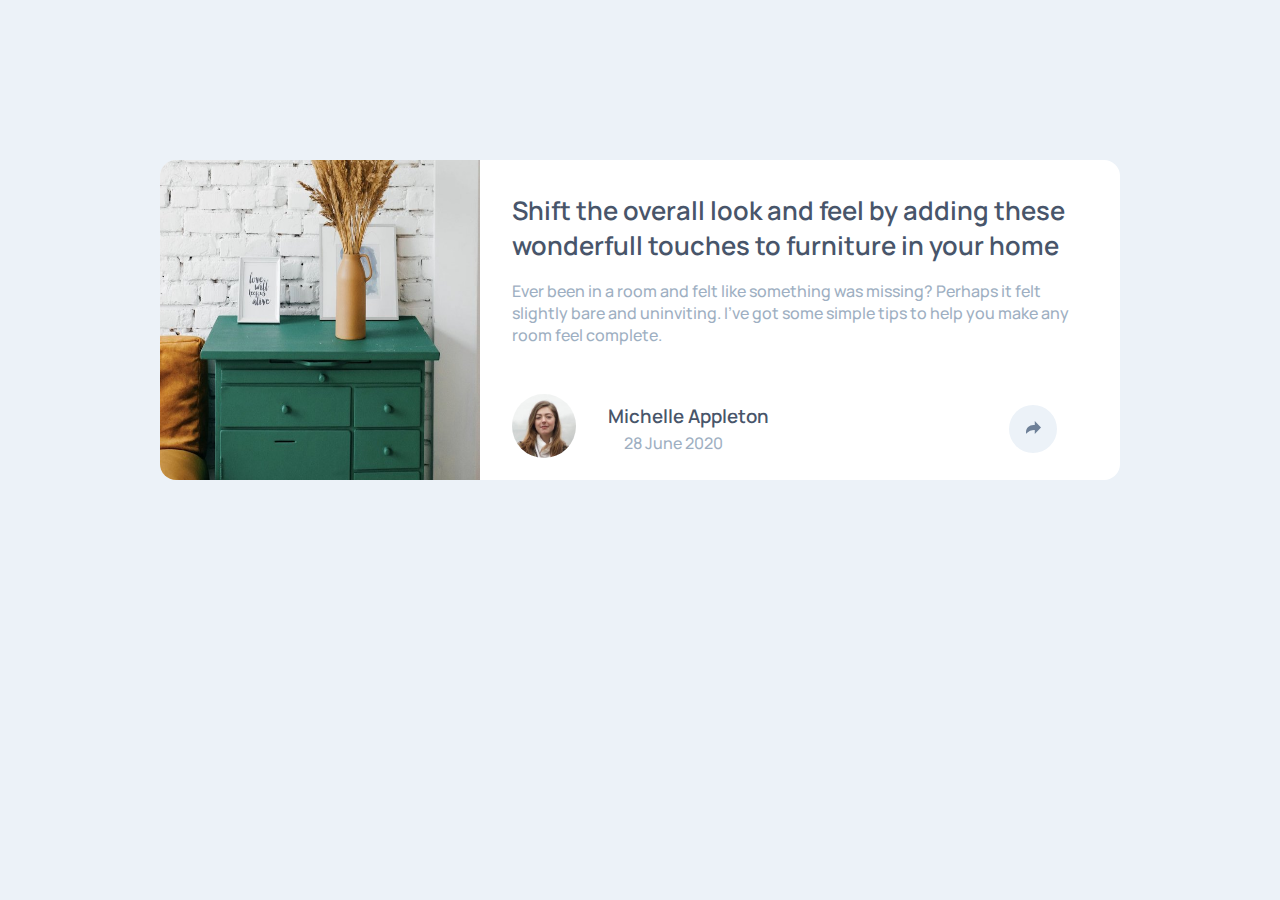
<file: article-preview/index.html>
<!DOCTYPE html>
<html lang="en">

<head>
  <meta charset="UTF-8">
  <meta name="viewport" content="width=device-width, initial-scale=1.0">
  <!-- displays site properly based on user's device -->

  <link rel="icon" type="image/png" sizes="32x32" href="./images/favicon-32x32.png">

  <title>Frontend Mentor | Article preview component</title>
  <link rel="stylesheet" href="style.css">
</head>

<body>
  <div class="main">
    <div class="card">
      <img class="image" src="./images/drawers.jpg" alt="">
      <div class="info">
        <h1>Shift the overall look and feel by adding these wonderfull touches to furniture in your home</h1>
        <p>Ever been in a room and felt like something was missing? Perhaps it felt slightly bare and uninviting. I've
          got some simple tips to help you make any room feel complete.</p>
        <div class="writer">
          <div>
            <img class="profile-pic" src="./images/avatar-michelle.jpg" alt="">
          </div>
          <div class="name-date">
            <h3>Michelle Appleton <br></h3>
            <h4>28 June 2020</h4>
          </div>

          <div class="share">
            <img class="share-icon" src="./images/icon-share.svg" alt="">
          </div>
        </div>
      </div>

    </div>
  </div>


</body>

</html>
</file>
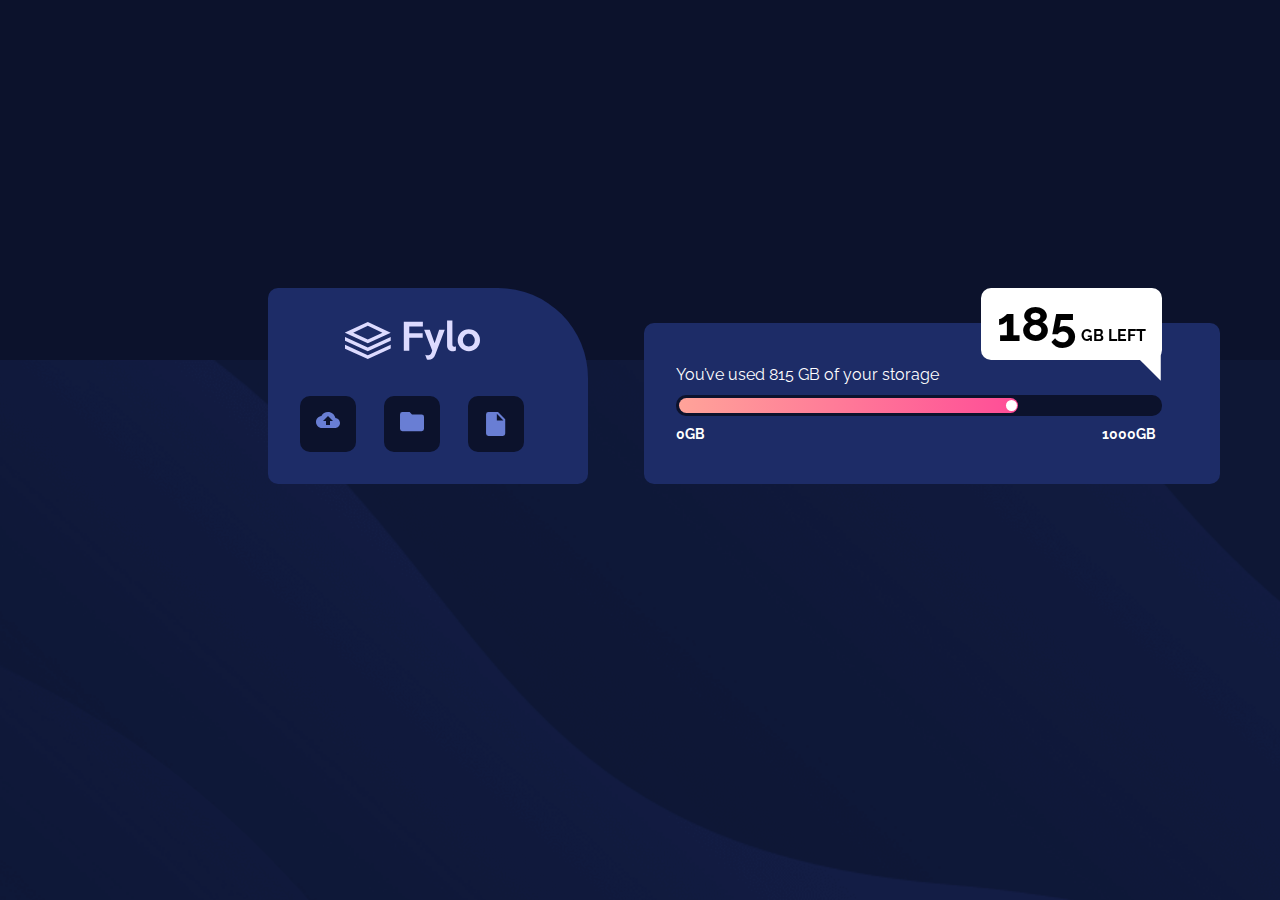
<file: Fylo/index.html>
<!DOCTYPE html>
<html lang="en">

<head>
    <meta charset="UTF-8">
    <meta name="viewport" content="width=device-width, initial-scale=1.0">
    <!-- displays site properly based on user's device -->

    <link rel="icon" type="image/png" sizes="32x32" href="./images/favicon-32x32.png">

    <title>Frontend Mentor | Fylo data storage component</title>

    <!-- Feel free to remove these styles or customise in your own stylesheet 👍 -->
    <style>
        .attribution {
            font-size: 11px;
            text-align: center;
        }
        
        .attribution a {
            color: hsl(228, 45%, 44%);
        }
    </style>
    <link rel="stylesheet" href="style.css">
</head>

<body>

    <div class="main-content">
        <div class="container">
            <div class="brand">
                <div class="brand-logo">
                    <img src="./images/logo.svg" alt="">
                </div>
                <div class="buttons">
                    <a class="button" href="#">
                        <img src="./images/icon-upload.svg" alt="">
                    </a>
                    <a class="button" href="#">
                        <img src="./images/icon-folder.svg" alt="">
                    </a>
                    <a class="button" href="#">
                        <img src="./images/icon-document.svg" alt="">
                    </a>
                </div>
            </div>
            <div class="stats">
                <h1>You’ve used 815 GB of your storage</h1>
                <div class="consumption-data">
                    <div class="consumption-container">
                        <div class="consumption">
                            <div class="pointer"></div>
                        </div>
                    </div>
                    <h1 class="min">0GB</h1>
                    <h1 class="max">1000GB</h1>
                </div>
            </div>
            <div class="bubble">
                <h1>185</h1>
                <h2>GB LEFT</h2>
                <div class="arrow"></div>
            </div>
        </div>
    </div>

    <!-- 

    <div class="attribution">
        Challenge by <a href="https://www.frontendmentor.io?ref=challenge" target="_blank">Frontend Mentor</a>. Coded by <a href="#">Your Name Here</a>.
    </div> -->
</body>

</html>
</file>
<file: article-preview/style.css>
@import url('https://fonts.googleapis.com/css2?family=Manrope:wght@500;600&display=swap');
:root {
  --darkgrayblue: hsl(217, 19%, 35%);
  --darkblue: hsl(214, 17%, 51%);
  --grayblue: hsl(212, 23%, 69%);
  --lightgrayblue: hsl(210, 46%, 95%);
}

body {
  margin: 0;
  padding: 0;
  font-family: "Manrope", BlinkMacSystemFont, "Segoe UI", Roboto, Oxygen,
    Ubuntu, Cantarell, "Open Sans", "Helvetica Neue", sans-serif;
  background-color: var(--lightgrayblue);
}

.main {
  display: flex;
  justify-content: center;
  align-items: center;
}

.card {
  width: 60rem;
  height: 20rem;
  margin-top: 10rem;
  display: grid;
  grid-template-columns: 1fr 2fr;
  grid-template-rows: 1fr;
  grid-template-areas: "image info info";
  border-radius: 1rem;
  background: white;
  color: var(--darkgrayblue);
}

.image {
  grid-area: image;
  height: 100%;
  width: 100%;
  border-radius: 1rem 0 0 1rem;
  margin: 0;
}

.info {
  grid-area: info;
  margin: 1rem 2rem;
}

.writer {
  margin: 3rem 0 0 0;
  display: flex;
  align-items: center;
}

.profile-pic{
  width: 4rem;
  border-radius: 50%;
  margin-right: 1rem;
}

h1 {
  font-weight: 600;
  font-size: 1.6rem;
}

p {
  font-weight: 500;
  margin: 0;
  color: var(--grayblue);
}

h3 {
  font-weight: 600;
  margin: 1rem;
  display: inline;
}

h4 {
  font-weight: 500;
  margin: 1rem;
  display: inline;
  color: var(--grayblue);
}

.share{
  margin-left: 15rem;
  text-align: center;
  vertical-align: middle;
  background: var(--lightgrayblue);
  width: 3rem;
  height: 3rem;
  border-radius:50%
}

.share-icon{
  margin: 1rem 0;
}
</file>
<file: Fylo/style.css>
@import url("https://fonts.googleapis.com/css2?family=Raleway:wght@400;700&display=swap");
:root {
  --Pale-Blue: hsl(243, 100%, 93%);
  --Grayish-Blue: hsl(229, 7%, 55%);
  --Dark-Blue: hsl(228, 56%, 26%);
  --Very-Dark-Blue: hsl(229, 57%, 11%);
}

body {
  padding: 0;
  margin: 0;
  background: var(--Very-Dark-Blue);
  color: white;
  font-family: "Raleway", sans-serif;
}

.main-content {
  position: relative;
  width: 1440px;
}

.main-content::before {
  content: "";
  position: fixed;
  width: 100%;
  height: 70vh;
  margin: 40vh 0 0 0;
  top: 0;
  background: url("./images/bg-desktop.png");
  background-position: center;
  background-size: cover;
  background-repeat: no-repeat;
  filter: opacity(50%);
}

@media (max-width: 40rem) {
  .main-content::before {
    background: url("./images/bg-mobile.png");
    margin: 0;
    background-position: center;
    background-size: contain;
    background-repeat: no-repeat;
    width: 100%;
    height: 100%;
    filter: opacity(100%);
  }
}

.container {
  position: absolute;
  height: auto;
  width: 70%;
  display: flex;
  align-items: flex-end;
  justify-content: space-around;
  margin: 18rem 0 0 15rem;
  text-align: center;
  z-index: 1;
}

.brand {
  background: var(--Dark-Blue);
  width: 14rem;
  padding: 2rem 4rem 2rem 2rem;
  border-radius: 10px 90px 10px 10px;
}

.brand-logo {
  margin-bottom: 2rem;
}

.buttons {
  display: flex;
  align-items: center;
  justify-content: space-between;
}

.buttons a {
  background: var(--Very-Dark-Blue);
  text-decoration: none;
  color: white;
  border-radius: 10px;
  width: 3.5rem;
  height: 3.5rem;
  text-align: center;
}

.buttons img {
  margin: 1rem;
}

.stats {
  background: var(--Dark-Blue);
  padding: 2rem 4rem 2rem 2rem;
  border-radius: 10px;
  width: 30rem;
}

.stats > h1 {
  font-size: 1rem;
  font-weight: 400;
  width: fit-content;
}

@media (max-width: 40rem) {
    .container{
        position: relative;
        margin: 2rem 0;
        display: grid;
        margin: 0;
    }
    .stats{
        margin-top: 2rem;

    }
}

.consumption-container {
  margin: 0;
  background: var(--Very-Dark-Blue);
  border-radius: 10px;
  width: 100%;
  height: auto;
  padding: 0.2rem;
}

.consumption {
  background: linear-gradient(90deg, hsl(6, 100%, 80%), hsl(335, 100%, 65%));
  border-radius: 10px;
  width: 70%;
  height: auto;
  padding: 0.1rem;
  overflow: auto;
}

.pointer {
  background: white;
  border-radius: 10px;
  width: 0.7rem;
  height: 0.7rem;
  float: right;
}

.consumption-data h1 {
  display: inline-block;
  font-size: 0.9rem;
  font-weight: 700;
}

.min {
  float: left;
}

.max {
  float: right;
}

.bubble {
  background: white;
  color: black;
  border-radius: 10px;
  vertical-align: middle;
  position: absolute;
  top: 0;
  right: 5.4rem;
  padding: 0.5rem 1rem;
  z-index: 3;
}

.bubble h1 {
  font-size: 3rem;
  display: inline;
  margin: 0;
}

.bubble h2 {
  font-size: 1rem;
  display: inline;
  margin: 0;
}

.arrow {
  display: block;
  position: absolute;
  width: 2.5rem;
  transform: translateX(8.1rem) translateY(-2.1rem) rotateZ(45deg) skewX(45deg);
  height: 2.5rem;
  z-index: -1;
  background: rgb(255, 255, 255);
}
</file>
